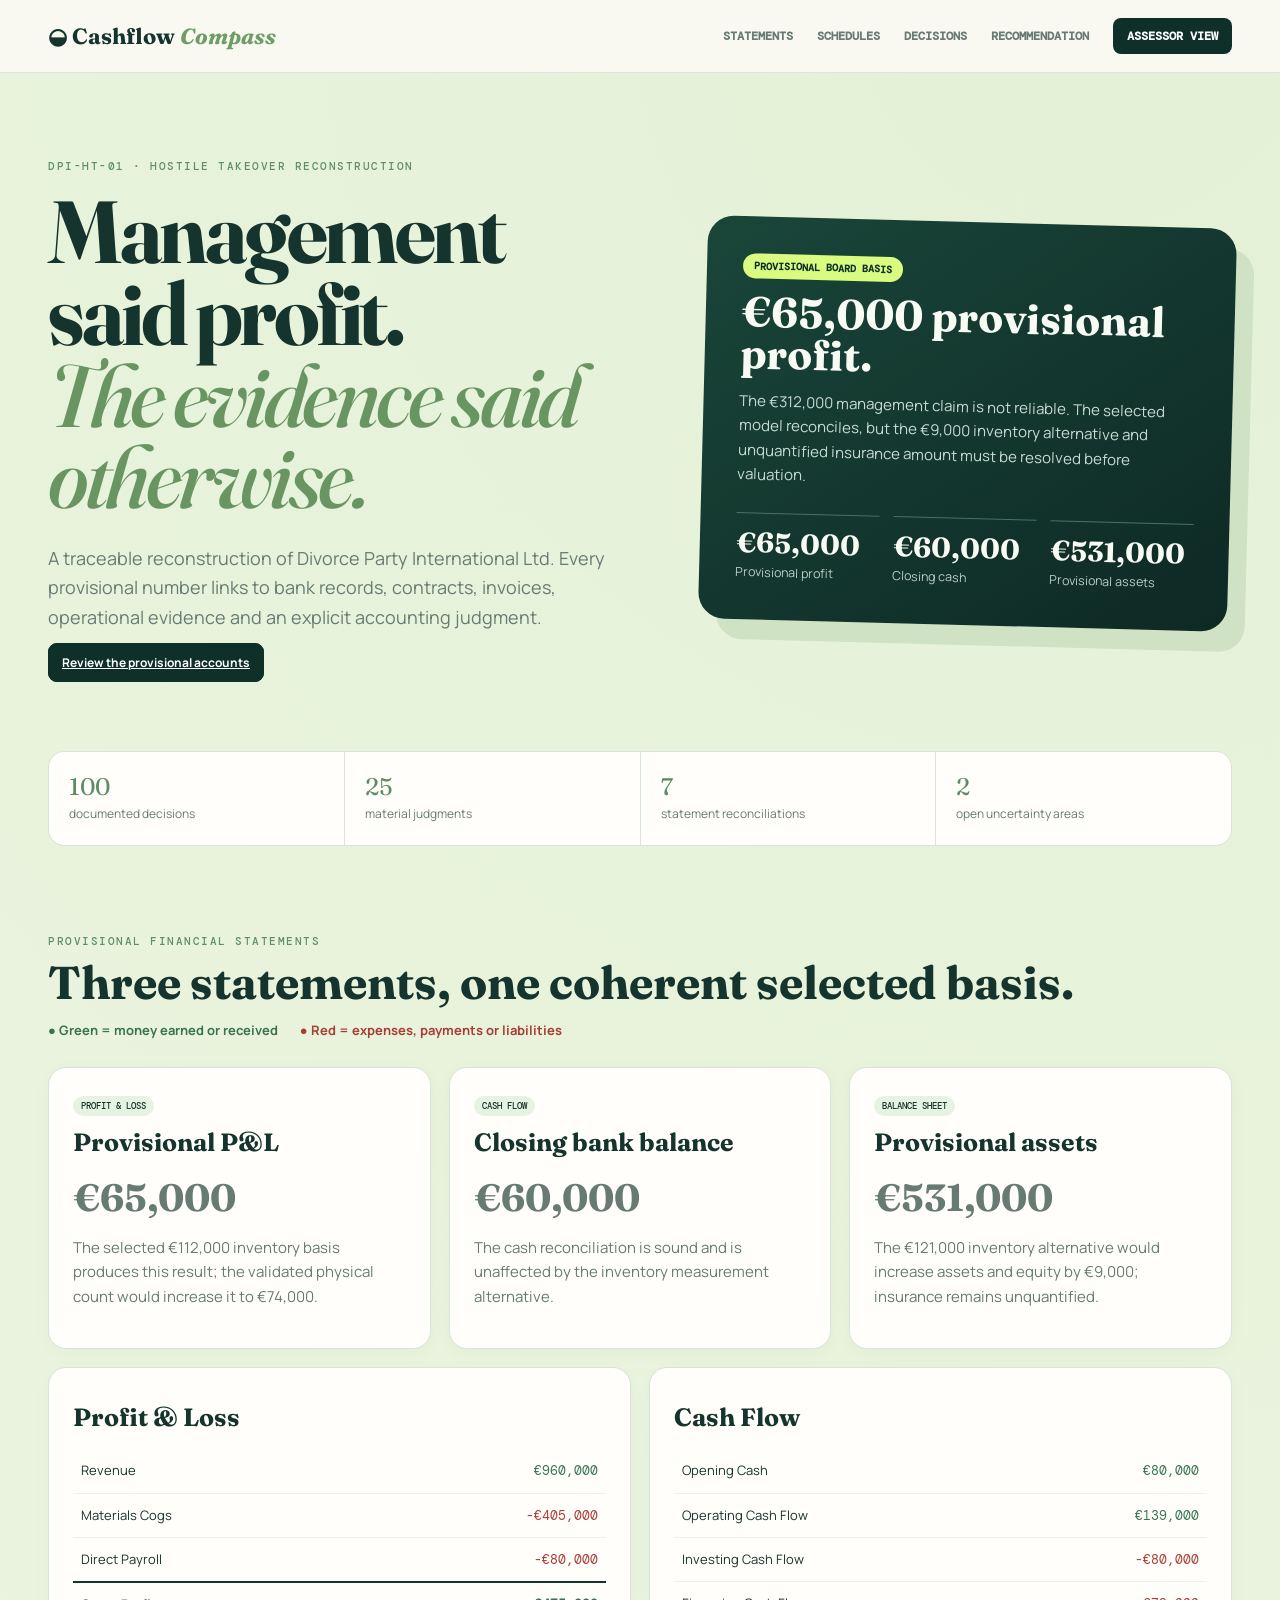
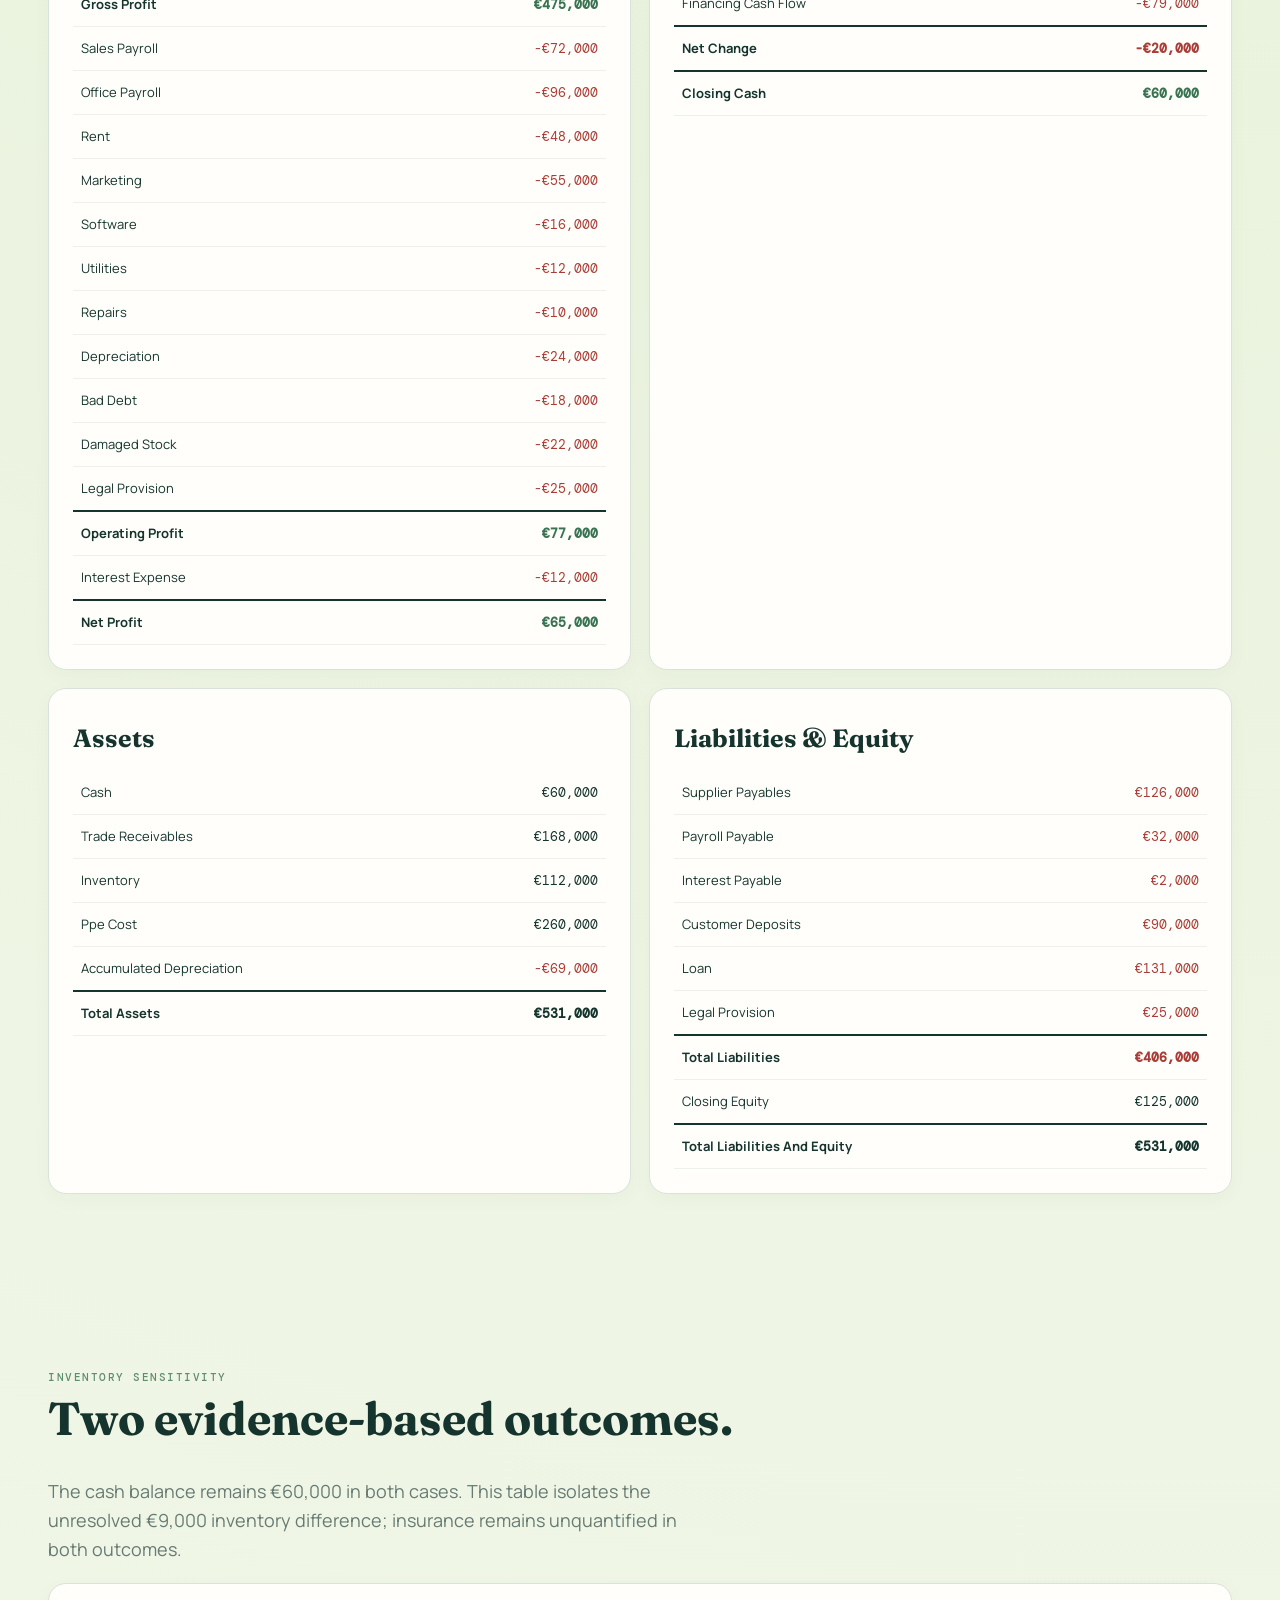
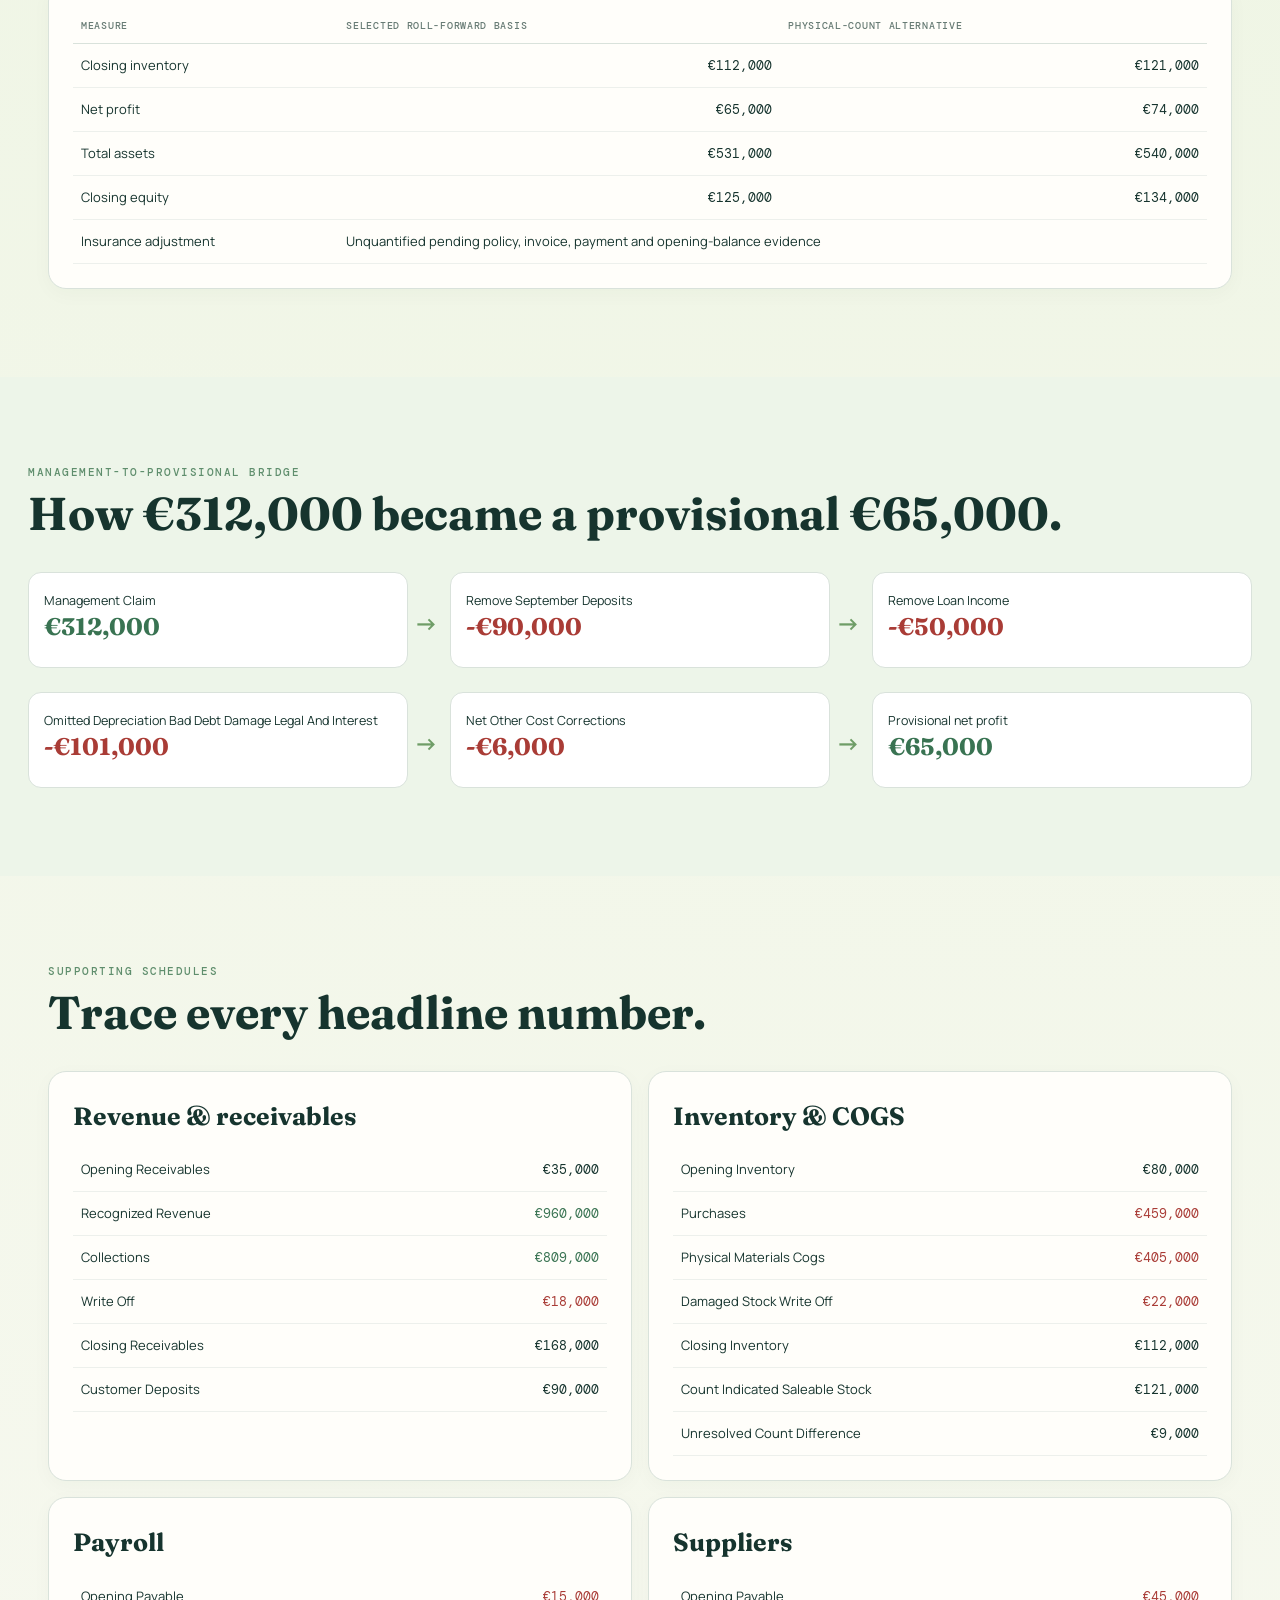
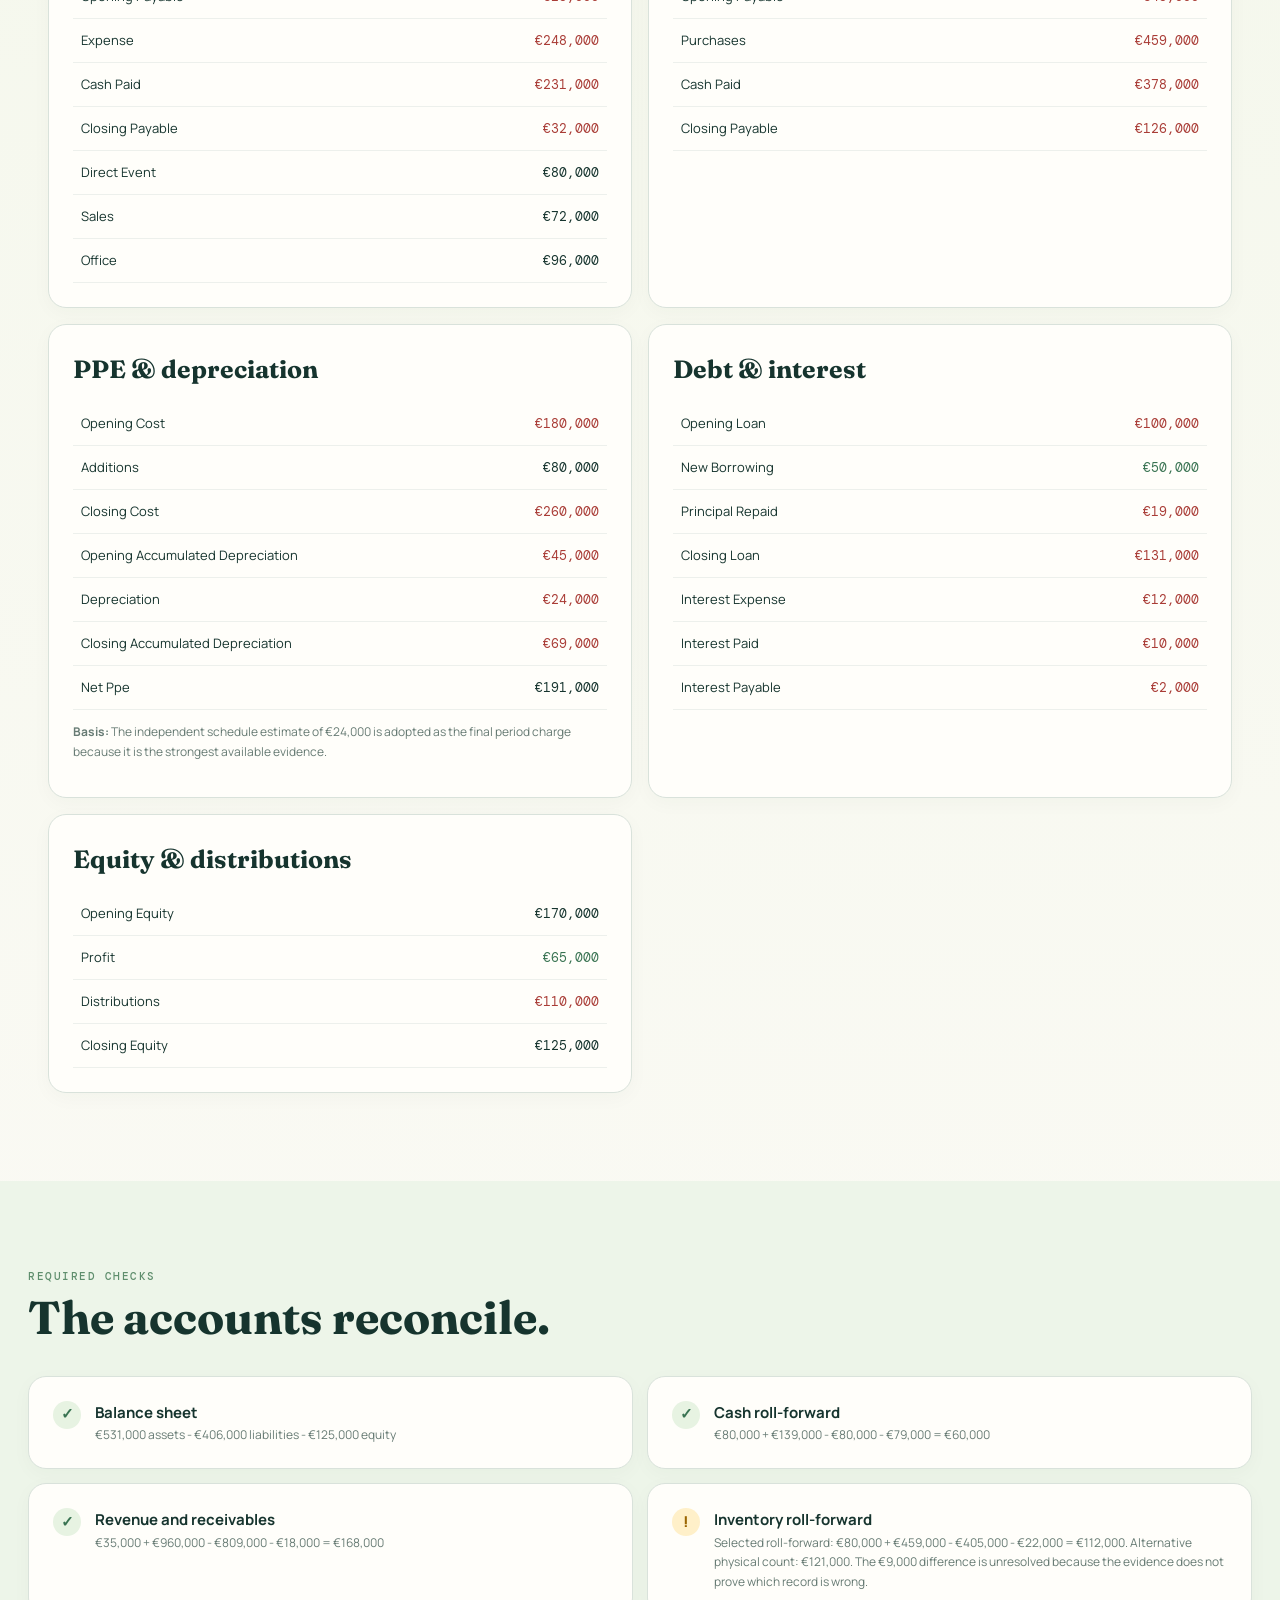
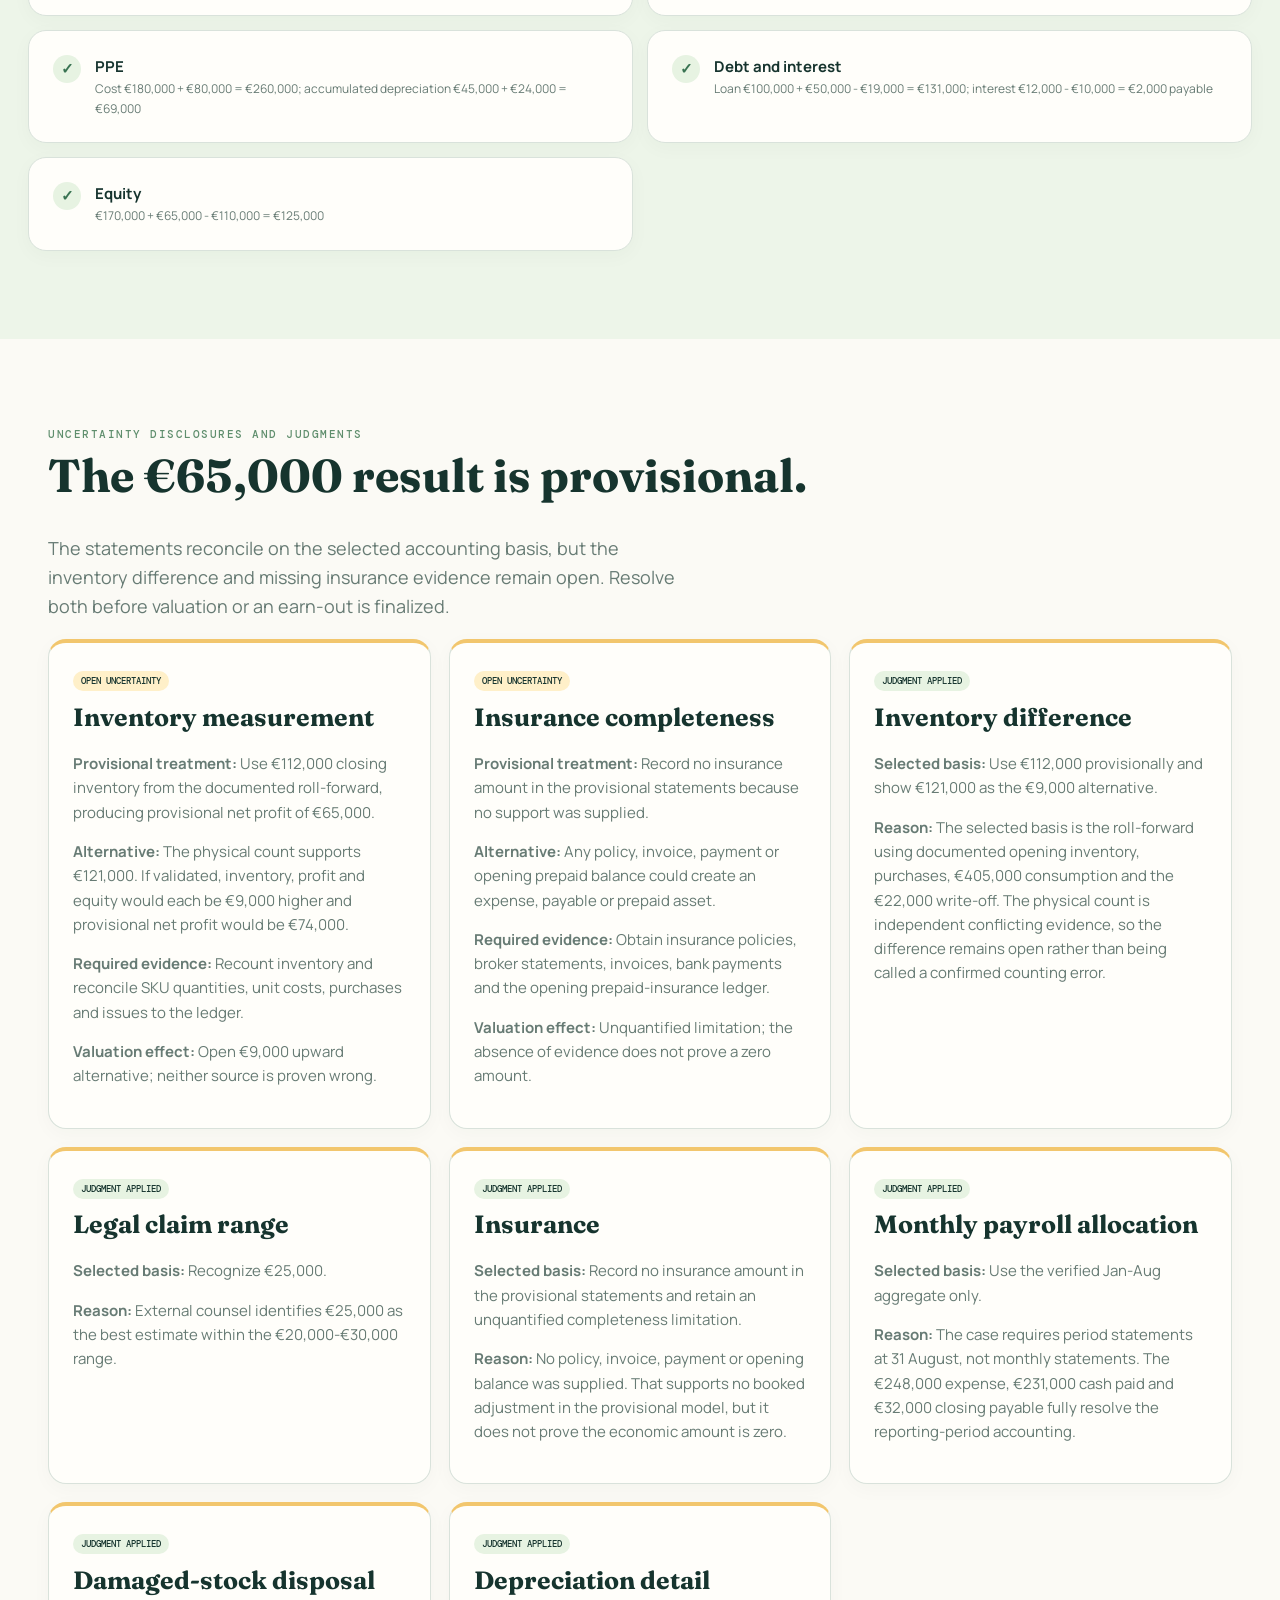
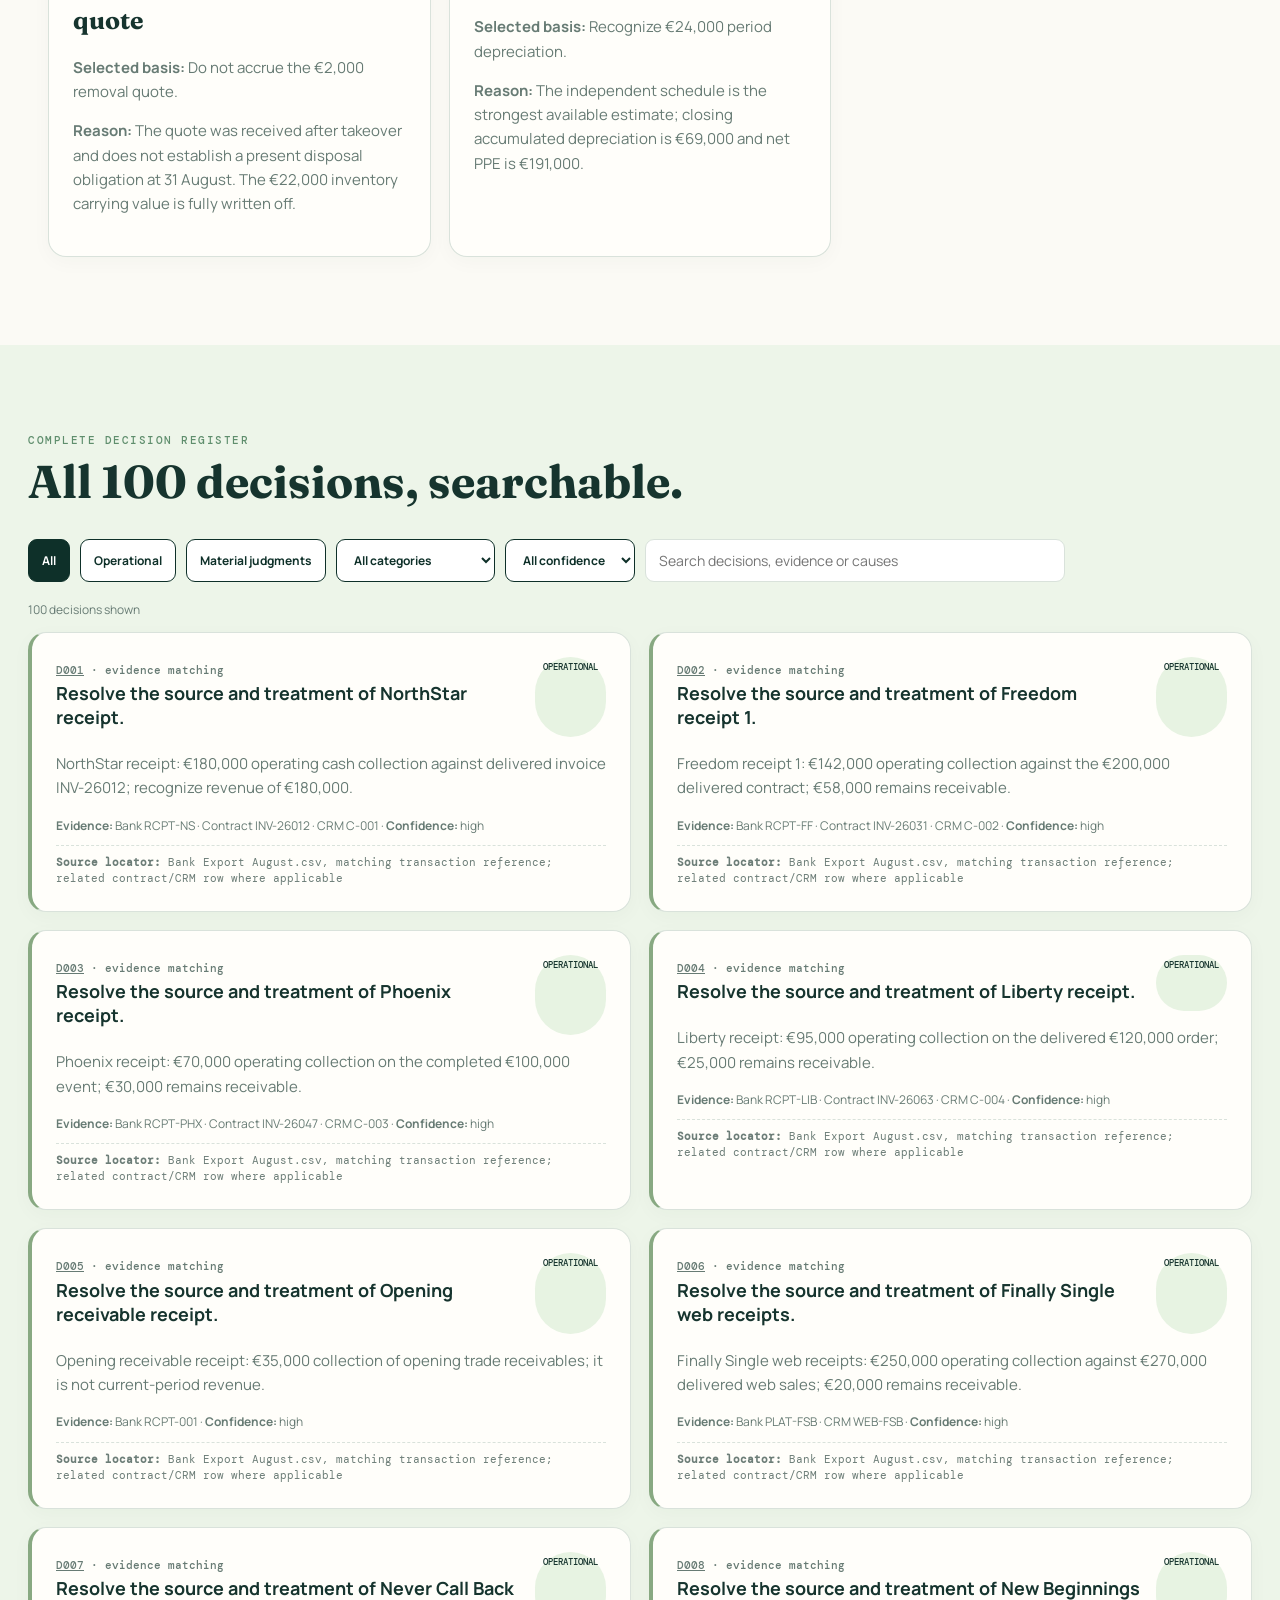
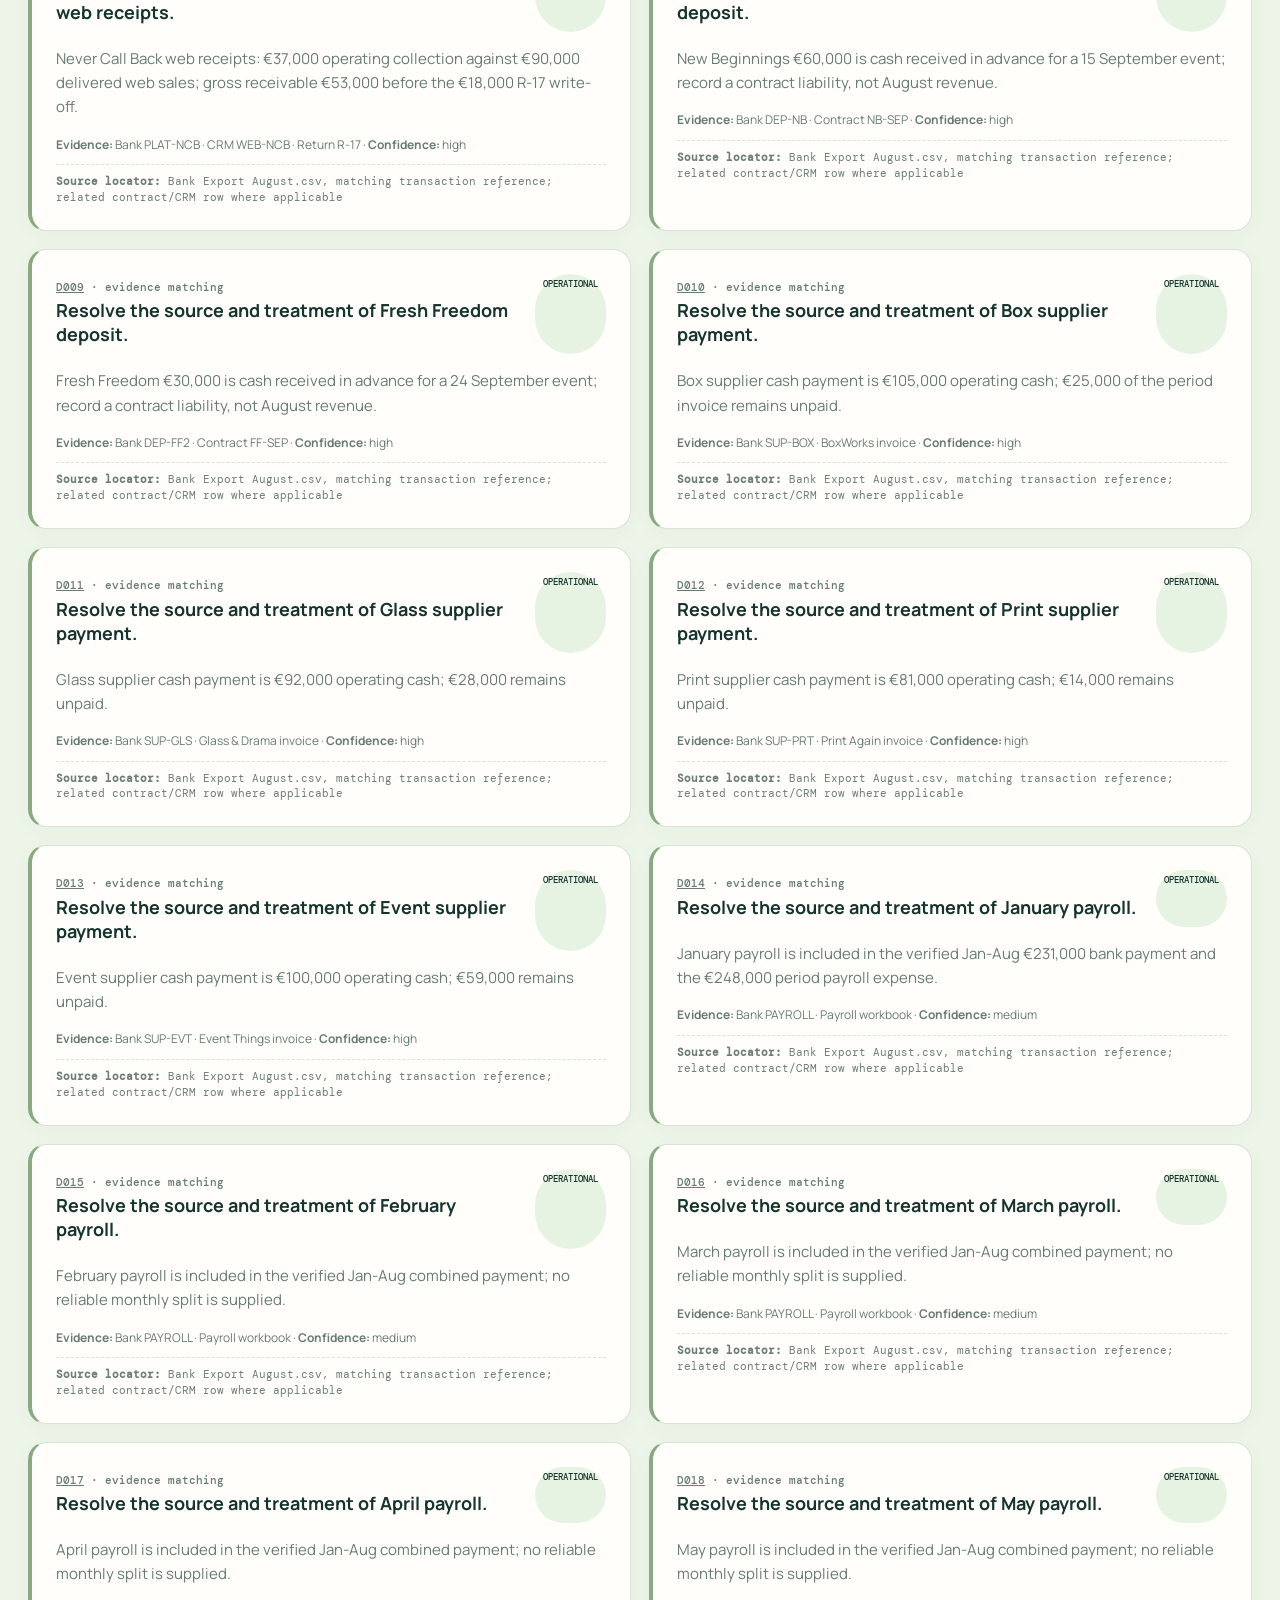
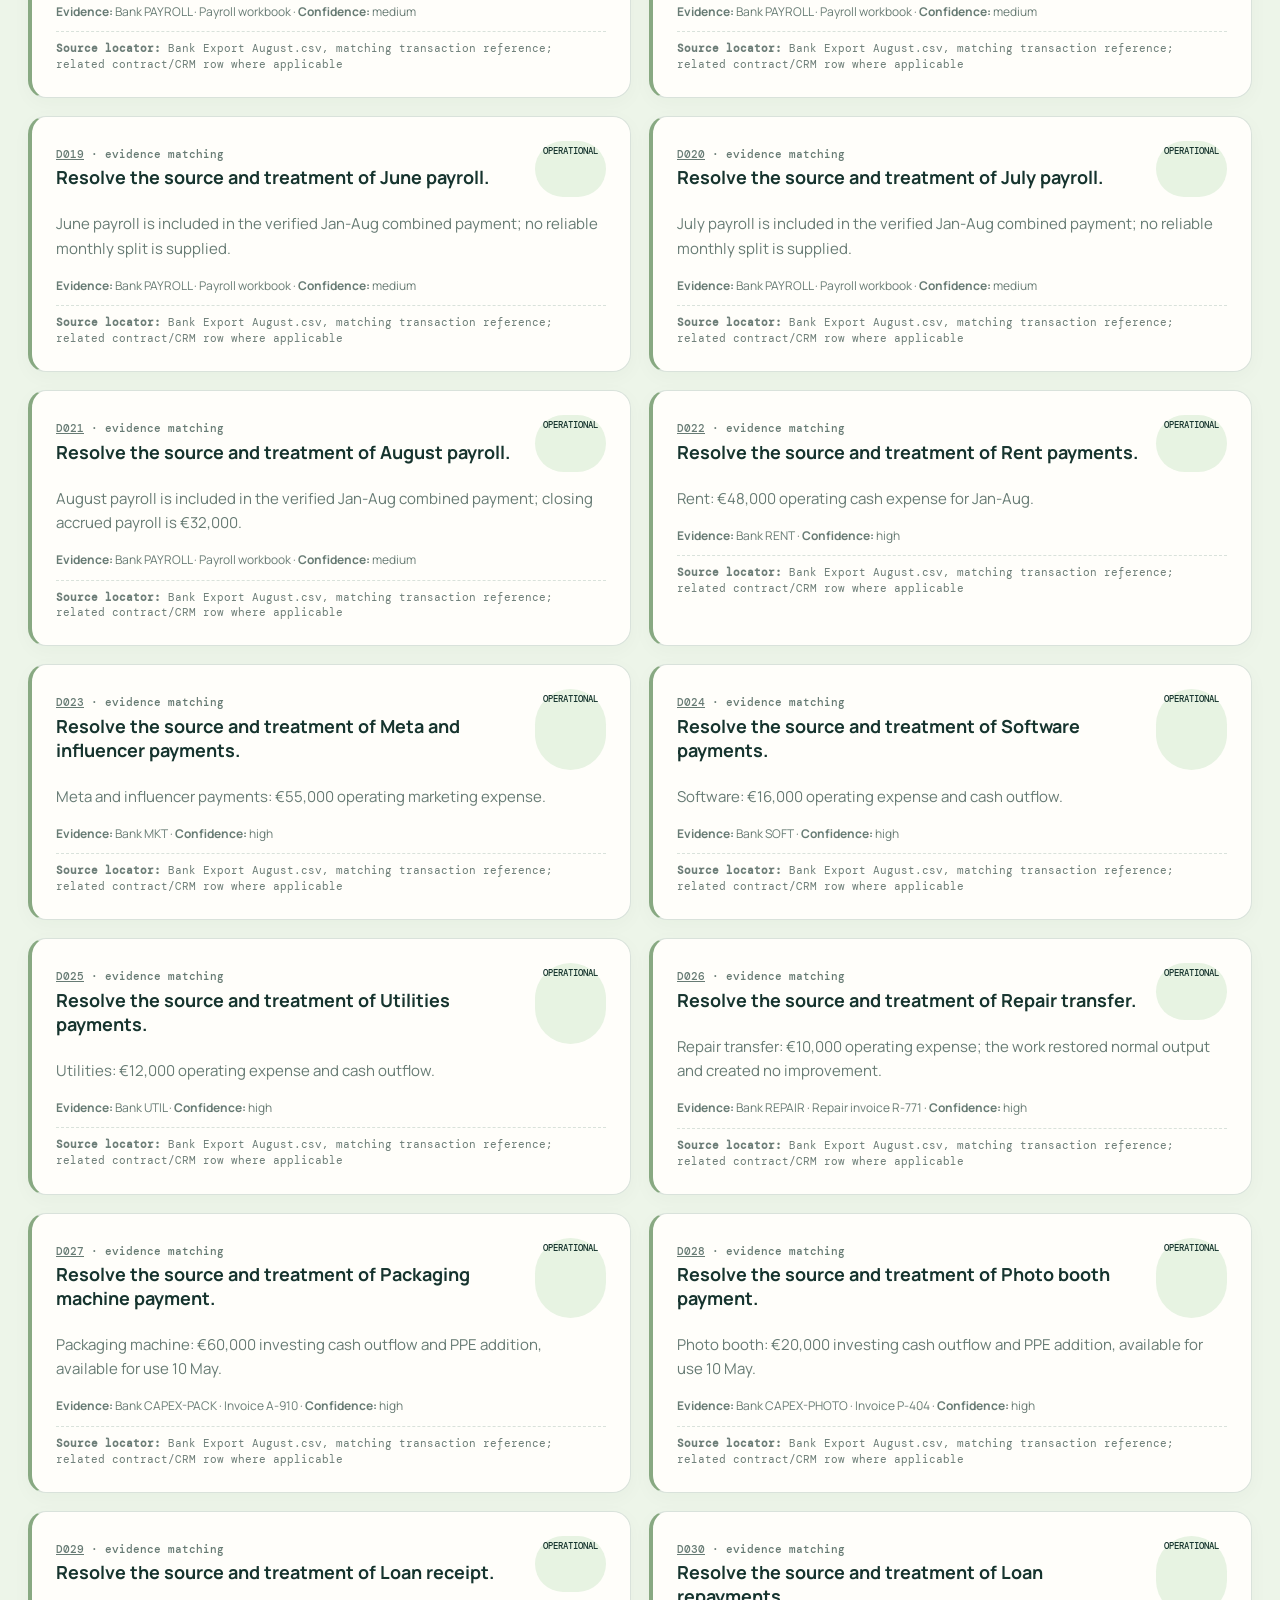
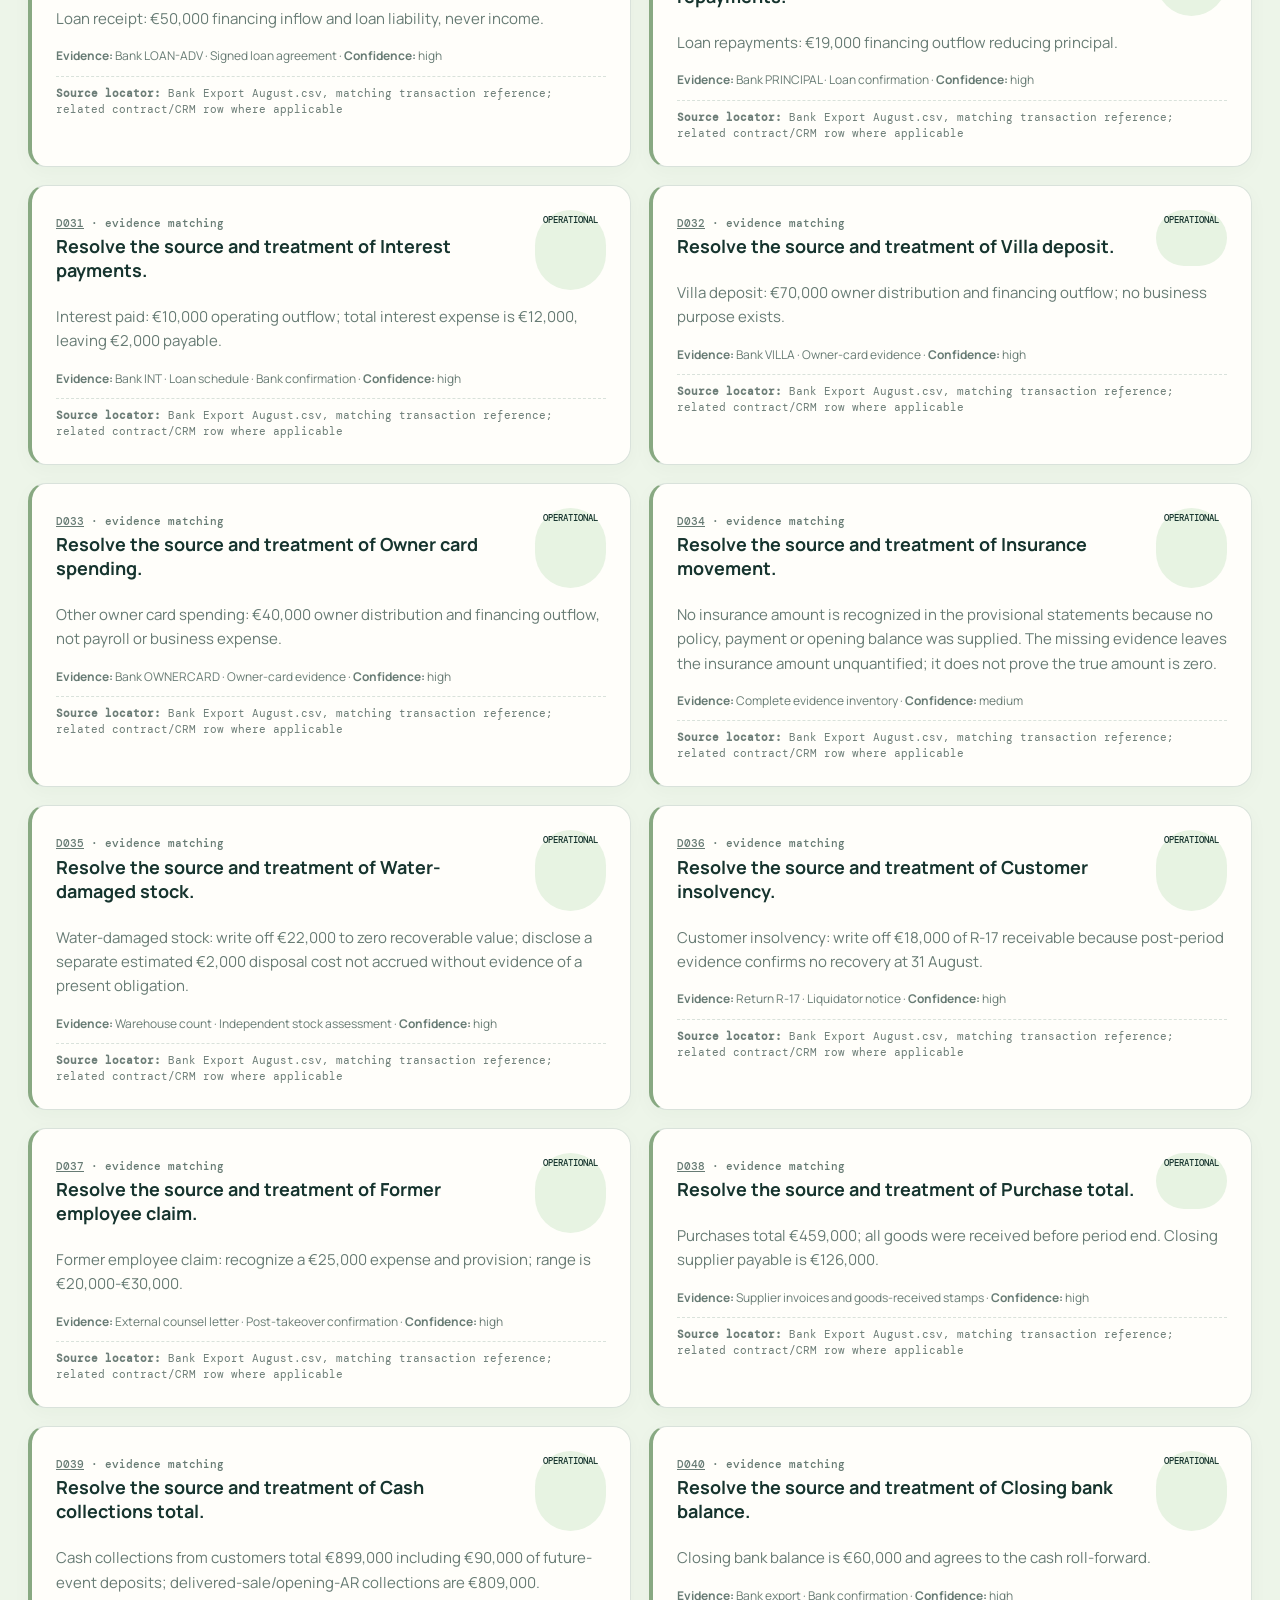
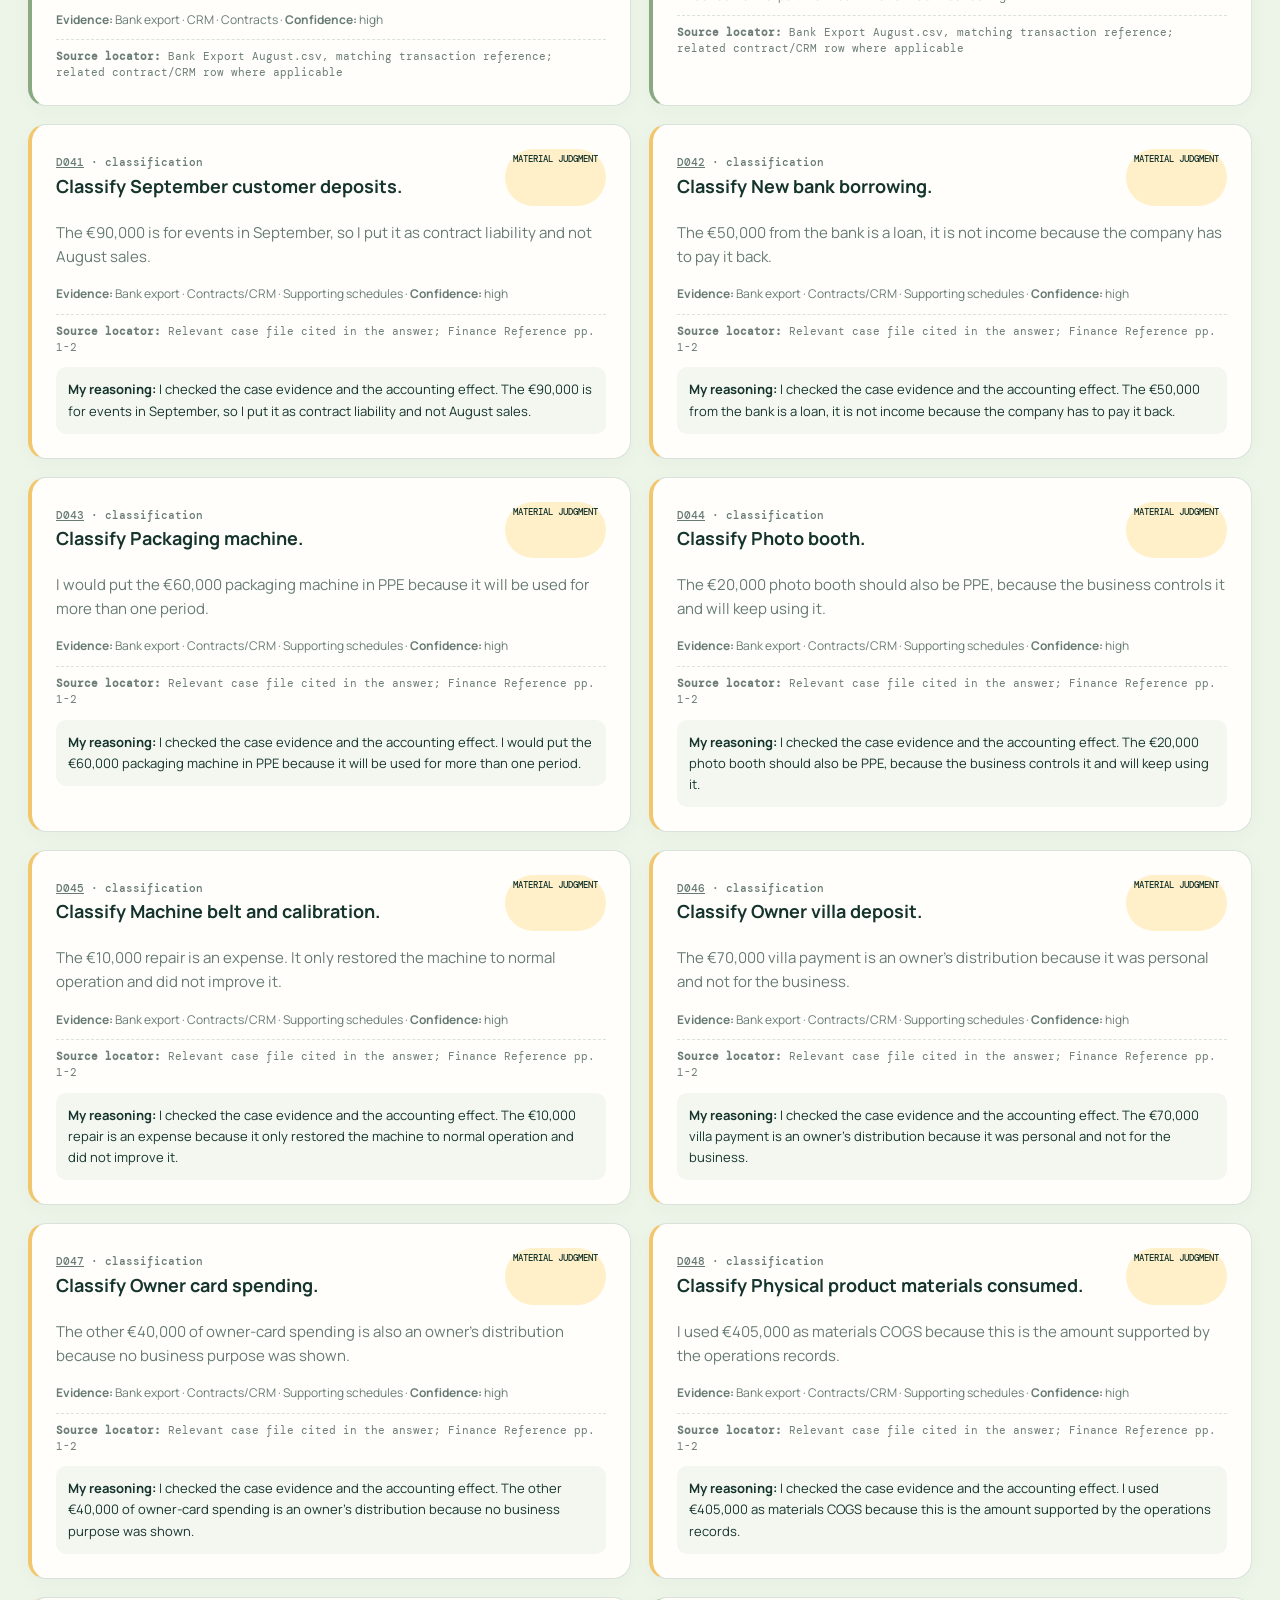
<file: index.html>
<!doctype html>
<html lang="en"><head><meta charset="utf-8"><meta name="viewport" content="width=device-width,initial-scale=1"><meta name="description" content="Evidence-led cash flow and P&L reconstruction for DPI-HT-01"><title>Cashflow Compass · DPI-HT-01</title><link rel="stylesheet" href="/styles.css"><link rel="stylesheet" href="/enhancements.css"></head>
<body data-page="main"><a class="skip" href="#main">Skip to main content</a><header><div class="nav"><div class="brand">◒ Cashflow <i>Compass</i></div><nav class="navlinks" aria-label="Primary"><a href="#statements">STATEMENTS</a><a href="#schedulesSection">SCHEDULES</a><a href="#decisions">DECISIONS</a><a href="#recommendation">RECOMMENDATION</a><a class="review-link" href="/review">ASSESSOR VIEW</a></nav></div></header>
<main id="main"><div class="wrap"><section class="hero"><div><div class="eyebrow">DPI-HT-01 · hostile takeover reconstruction</div><h1>Management said profit.<br><em>The evidence said otherwise.</em></h1><p class="lead">A traceable reconstruction of Divorce Party International Ltd. Every provisional number links to bank records, contracts, invoices, operational evidence and an explicit accounting judgment.</p><p><a class="button primary" href="#statements">Review the provisional accounts</a></p></div><aside class="hero-card"><span class="pill">PROVISIONAL BOARD BASIS</span><h2>€65,000 provisional profit.</h2><p>The €312,000 management claim is not reliable. The selected model reconciles, but the €9,000 inventory alternative and unquantified insurance amount must be resolved before valuation.</p><div class="metric-row"><div class="metric"><b id="heroProfit">—</b><small>Provisional profit</small></div><div class="metric"><b id="heroCash">—</b><small>Closing cash</small></div><div class="metric"><b id="heroAssets">—</b><small>Provisional assets</small></div></div></aside></section>
<div class="banner"><div><b>100</b><span>documented decisions</span></div><div><b>25</b><span>material judgments</span></div><div><b>7</b><span>statement reconciliations</span></div><div><b>2</b><span>open uncertainty areas</span></div></div>
<section id="statements"><div class="eyebrow">Provisional financial statements</div><h2>Three statements, one coherent selected basis.</h2><p class="money-key" aria-label="Calculation color key"><span class="good">● Green = money earned or received</span><span class="bad">● Red = expenses, payments or liabilities</span></p><div class="grid three"><article class="card statement-card"><span class="tag">Profit & loss</span><h3>Provisional P&L</h3><p class="big good">€65,000</p><p>The selected €112,000 inventory basis produces this result; the validated physical count would increase it to €74,000.</p></article><article class="card statement-card"><span class="tag">Cash flow</span><h3>Closing bank balance</h3><p class="big">€60,000</p><p>The cash reconciliation is sound and is unaffected by the inventory measurement alternative.</p></article><article class="card statement-card"><span class="tag">Balance sheet</span><h3>Provisional assets</h3><p class="big">€531,000</p><p>The €121,000 inventory alternative would increase assets and equity by €9,000; insurance remains unquantified.</p></article></div><div class="grid two" style="margin-top:18px"><article class="card"><h3>Profit & Loss</h3><table><tbody id="pnlTable"></tbody></table></article><article class="card"><h3>Cash Flow</h3><table><tbody id="cashTable"></tbody></table></article><article class="card"><h3>Assets</h3><table><tbody id="assetsTable"></tbody></table></article><article class="card"><h3>Liabilities & Equity</h3><table><tbody id="liabTable"></tbody></table></article></div></section>
<section><div class="eyebrow">Inventory sensitivity</div><h2>Two evidence-based outcomes.</h2><p class="lead">The cash balance remains €60,000 in both cases. This table isolates the unresolved €9,000 inventory difference; insurance remains unquantified in both outcomes.</p><div class="card"><table><thead><tr><th>Measure</th><th>Selected roll-forward basis</th><th>Physical-count alternative</th></tr></thead><tbody><tr><td>Closing inventory</td><td class="num">€112,000</td><td class="num">€121,000</td></tr><tr><td>Net profit</td><td class="num">€65,000</td><td class="num">€74,000</td></tr><tr><td>Total assets</td><td class="num">€531,000</td><td class="num">€540,000</td></tr><tr><td>Closing equity</td><td class="num">€125,000</td><td class="num">€134,000</td></tr><tr><td>Insurance adjustment</td><td colspan="2">Unquantified pending policy, invoice, payment and opening-balance evidence</td></tr></tbody></table></div></section><section class="tint"><div class="eyebrow">Management-to-provisional bridge</div><h2>How €312,000 became a provisional €65,000.</h2><div class="bridge" id="bridge" aria-label="Profit correction bridge"></div></section>
<section id="schedulesSection"><div class="eyebrow">Supporting schedules</div><h2>Trace every headline number.</h2><div class="schedule-grid" id="schedules"></div></section>
<section class="tint"><div class="eyebrow">Required checks</div><h2>The accounts reconcile.</h2><div class="checks" id="checks"></div></section>
<section><div class="eyebrow">Uncertainty disclosures and judgments</div><h2>The €65,000 result is provisional.</h2><p class="lead">The statements reconcile on the selected accounting basis, but the inventory difference and missing insurance evidence remain open. Resolve both before valuation or an earn-out is finalized.</p><div class="grid three" id="uncertainties"></div></section>
<section id="decisions" class="tint"><div class="eyebrow">Complete decision register</div><h2>All 100 decisions, searchable.</h2><div class="toolbar"><button class="active" data-filter="all">All</button><button data-filter="operational">Operational</button><button data-filter="material_judgment">Material judgments</button><select id="category" aria-label="Decision category"><option value="all">All categories</option><option value="evidence_matching">Evidence matching</option><option value="classification">Classification</option><option value="estimation">Estimation</option><option value="board_decision">Board decision</option></select><select id="confidence" aria-label="Confidence"><option value="all">All confidence</option><option value="high">High</option><option value="medium">Medium</option><option value="low">Low</option></select><input class="search" id="search" aria-label="Search decisions" placeholder="Search decisions, evidence or causes"></div><p id="resultCount" class="evidence" aria-live="polite"></p><div class="grid two" id="decisionList"></div></section>
<section id="recommendation"><div class="callout"><div class="eyebrow" style="color:#a9d19d">Board recommendation</div><h2>Continue the core business—conditionally.</h2><p>Do not value the company or calculate an earn-out using management's €312,000 claim. Treat €65,000 as a provisional accounting result only. Resolve the €9,000 inventory alternative and obtain insurance evidence before recommending a final valuation.</p><h3>Why management profit failed</h3><div class="cause-list" id="causes"></div><h3>Immediate actions</h3><ol class="actions" id="actions"></ol><p><a class="button" style="border-color:white;color:white;background:transparent" href="/review">Open compact assessor view →</a> <a class="button" style="border-color:white;color:white;background:transparent" href="/submission.json">Open submission.json →</a></p></div></section></div></main>
<footer>Cashflow Compass · Evidence before optimism · Reporting date 31 August 2026</footer><script src="/app.js"></script></body></html>
</file>
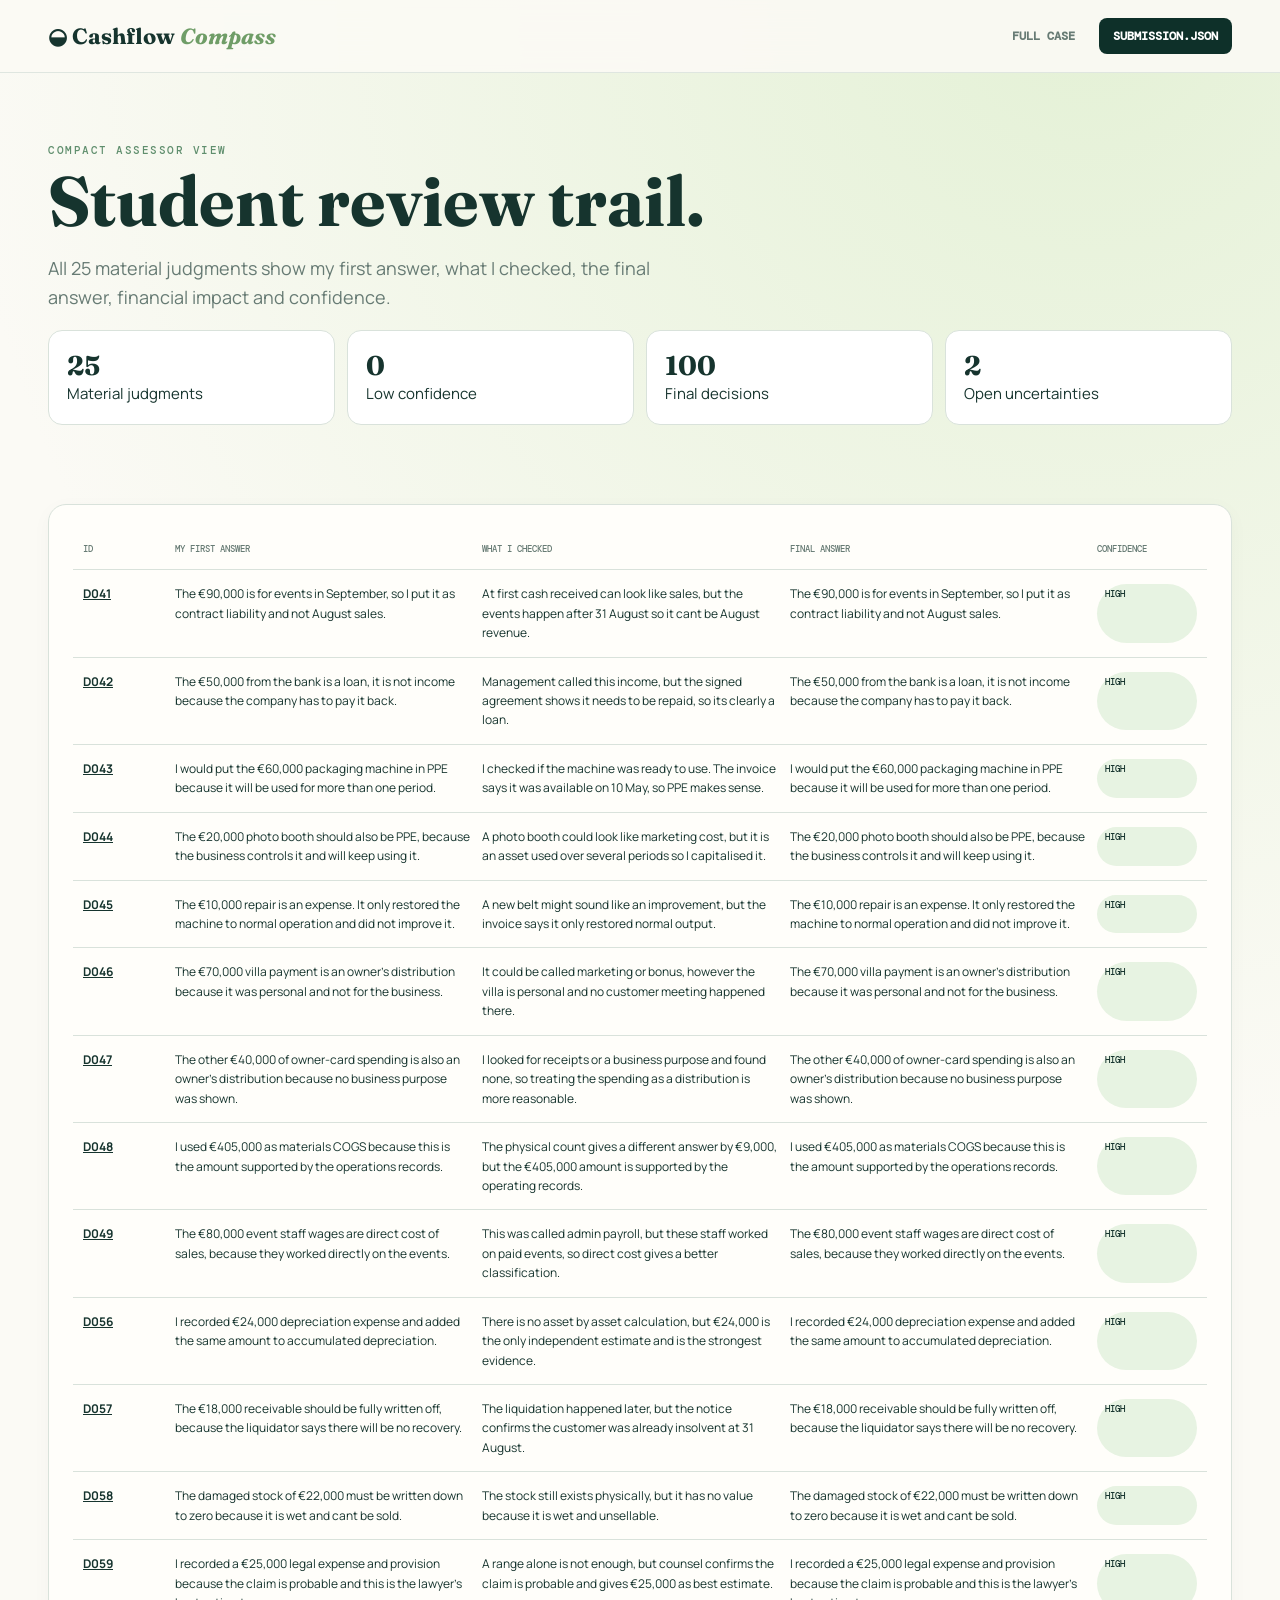
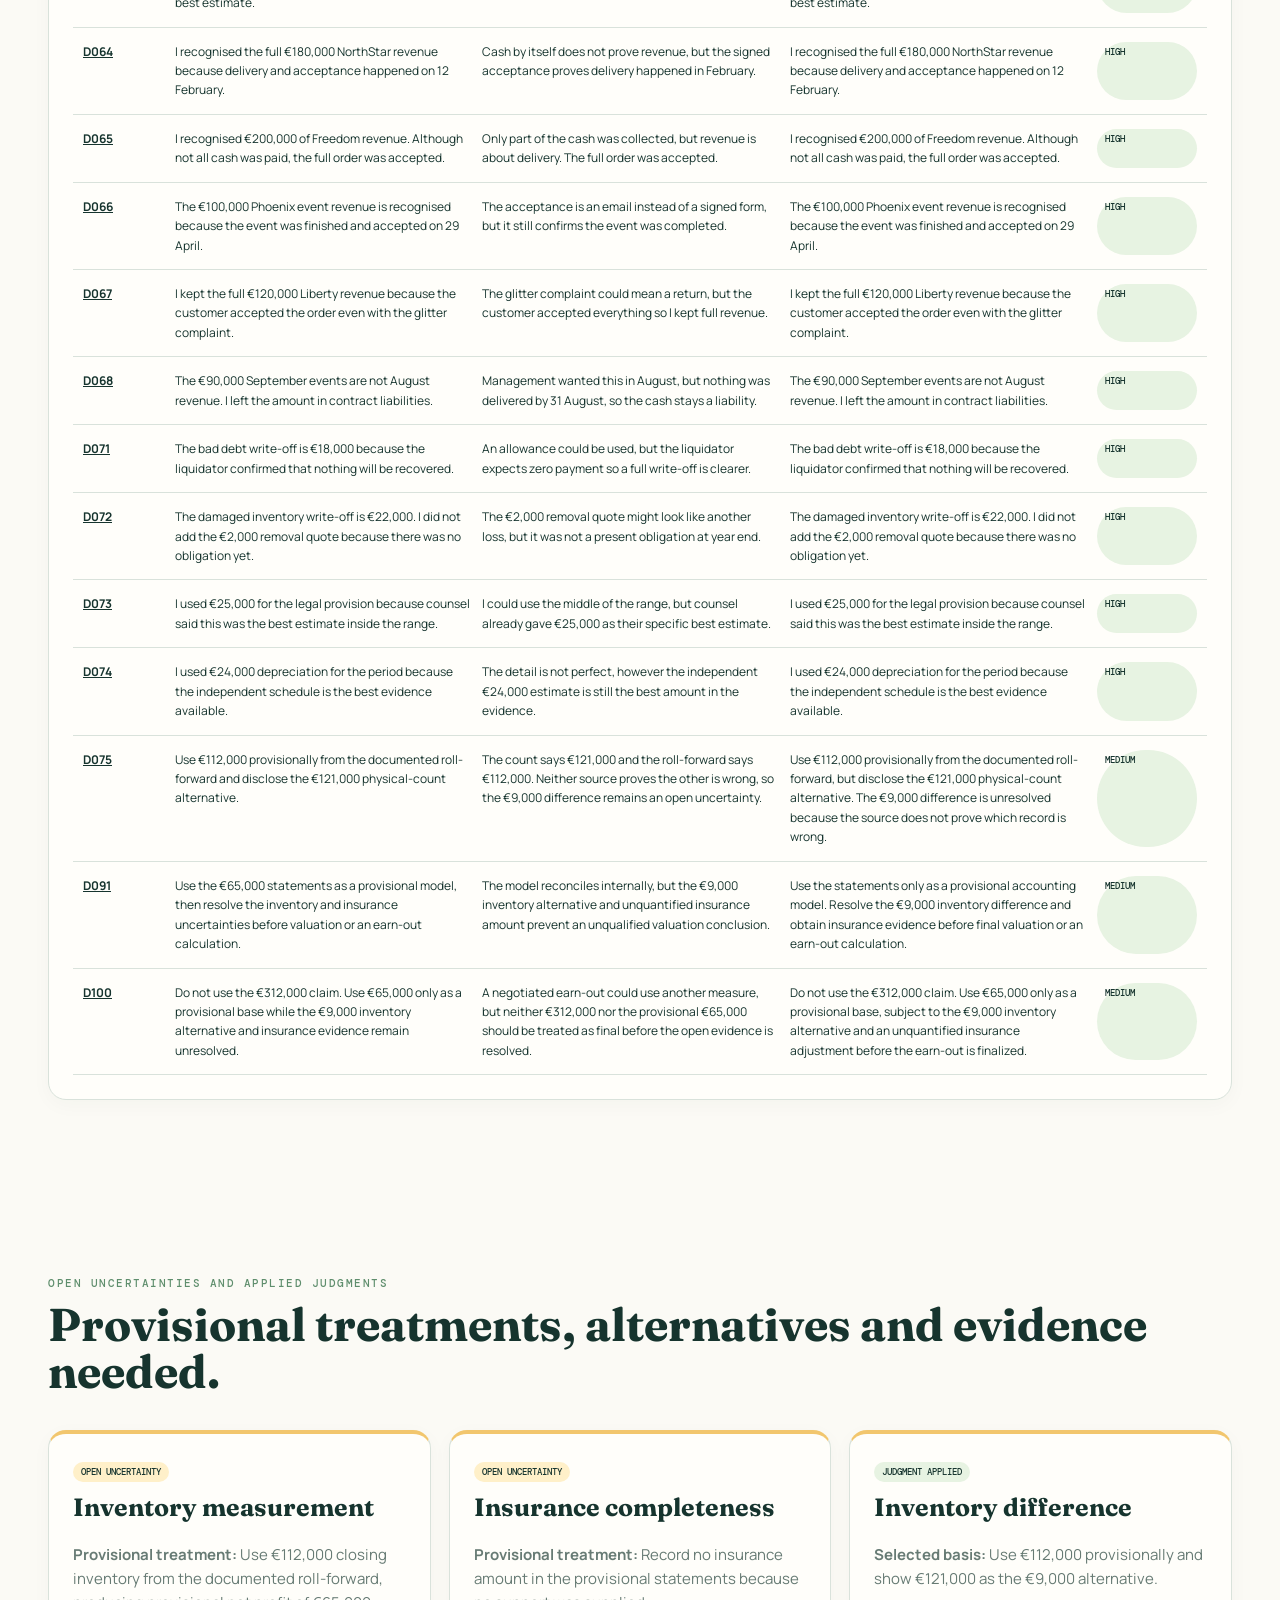
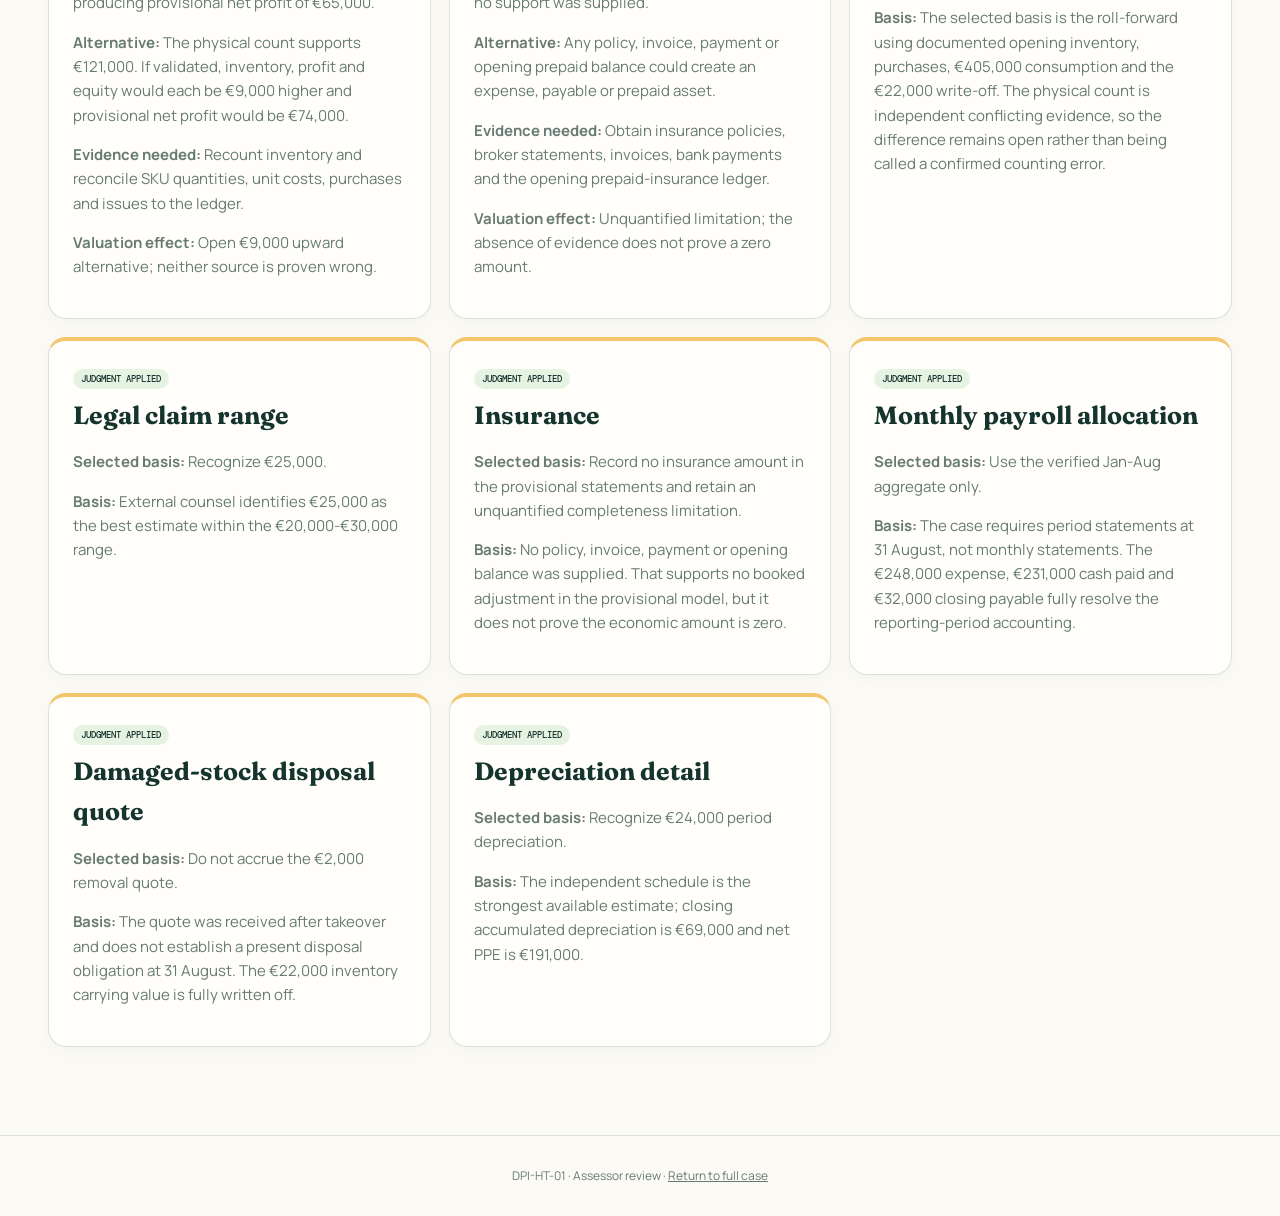
<file: review.html>
<!doctype html>
<html lang="en"><head><meta charset="utf-8"><meta name="viewport" content="width=device-width,initial-scale=1"><title>Assessor Review · Cashflow Compass</title><link rel="stylesheet" href="/styles.css"><link rel="stylesheet" href="/enhancements.css"></head><body data-page="review"><a class="skip" href="#main">Skip to main content</a><header><div class="nav"><div class="brand">◒ Cashflow <i>Compass</i></div><nav class="navlinks"><a href="/">FULL CASE</a><a class="review-link" href="/submission.json">SUBMISSION.JSON</a></nav></div></header><main id="main"><div class="wrap"><section class="review-top"><div class="eyebrow">Compact assessor view</div><h1>Student review trail.</h1><p class="lead">All 25 material judgments show my first answer, what I checked, the final answer, financial impact and confidence.</p><div class="review-grid" id="reviewKpis"></div></section><section style="padding-top:25px"><div class="card trail" id="trail"></div></section><section><div class="eyebrow">Open uncertainties and applied judgments</div><h2>Provisional treatments, alternatives and evidence needed.</h2><div class="grid three" id="reviewUncertainty"></div></section></div></main><footer>DPI-HT-01 · Assessor review · <a href="/">Return to full case</a></footer><script src="/app.js"></script></body></html>
</file>
<file: styles.css>
@import url('https://fonts.googleapis.com/css2?family=DM+Mono:wght@400;500&family=Fraunces:opsz,wght@9..144,500;9..144,700&family=Manrope:wght@400;500;600;700&display=swap');
:root{--ink:#16342e;--pine:#0e3029;--cream:#fbfaf5;--paper:#fffefa;--mint:#e7f3e2;--lime:#d8fb80;--gold:#f2c66d;--coral:#ef8e76;--muted:#677b74;--line:#d9e2db;--red:#a93c36;--shadow:0 18px 50px rgba(20,52,46,.09)}
*{box-sizing:border-box}html{scroll-behavior:smooth}body{margin:0;background:radial-gradient(circle at 85% 0,#e4f1d6 0,transparent 25%),var(--cream);color:var(--ink);font:15px/1.62 Manrope,Arial,sans-serif}a{color:inherit}header{position:sticky;top:0;z-index:20;background:rgba(251,250,245,.91);backdrop-filter:blur(16px);border-bottom:1px solid rgba(217,226,219,.8)}.nav{max-width:1240px;margin:auto;padding:18px 28px;display:flex;align-items:center;justify-content:space-between}.brand{font:700 22px Fraunces}.brand i{color:#6f9d67}.navlinks{display:flex;gap:24px;align-items:center}.navlinks a{text-decoration:none;font:700 12px DM Mono;color:var(--muted)}.navlinks .review-link{background:var(--pine);color:white;border-radius:8px;padding:10px 14px}.wrap{max-width:1240px;margin:auto;padding:0 28px}.hero{min-height:620px;padding:86px 0 62px;display:grid;grid-template-columns:1.05fr .95fr;gap:70px;align-items:center}.eyebrow{font:500 11px DM Mono;letter-spacing:1.5px;text-transform:uppercase;color:#5f8e6d}.hero h1,h2,h3{font-family:Fraunces,Georgia,serif}.hero h1{font-size:clamp(52px,7vw,88px);line-height:.93;letter-spacing:-3.5px;margin:18px 0 26px}.hero h1 em{color:#699562;font-weight:500}.lead{font-size:18px;color:var(--muted);max-width:650px}.hero-card{background:linear-gradient(145deg,#1a463a,#0d2923);color:#f8fbf4;padding:36px;border-radius:26px;box-shadow:18px 20px #cfe3c4;transform:rotate(1.5deg)}.hero-card h2{font-size:42px;line-height:1;margin:12px 0}.hero-card p{color:#c9dbd3}.pill{display:inline-block;border-radius:99px;padding:6px 11px;background:var(--lime);color:var(--pine);font:700 10px DM Mono}.metric-row{display:grid;grid-template-columns:repeat(3,1fr);gap:14px;margin-top:26px}.metric{border-top:1px solid #477268;padding-top:12px}.metric b{font:700 28px Fraunces;display:block}.metric small{color:#b8cec5}.banner{display:grid;grid-template-columns:repeat(4,1fr);gap:1px;background:var(--line);border:1px solid var(--line);border-radius:16px;overflow:hidden}.banner div{background:var(--paper);padding:20px}.banner b{font:24px Fraunces;color:#5d8c64;display:block}.banner span{font-size:12px;color:var(--muted)}section{padding:88px 0}section h2{font-size:46px;line-height:1.02;margin:12px 0 34px}.grid{display:grid;gap:18px}.grid.three{grid-template-columns:repeat(3,1fr)}.grid.two{grid-template-columns:repeat(2,1fr)}.card{background:var(--paper);border:1px solid var(--line);border-radius:18px;padding:24px;box-shadow:0 5px 20px rgba(20,52,46,.03)}.card h3{font-size:25px;margin:5px 0 12px}.card p{color:var(--muted)}.statement-card{min-height:220px}.statement-card .big{font:700 38px Fraunces;margin:10px 0}.good{color:#397352}.warn{color:#a46b10}.bad{color:var(--red)}table{width:100%;border-collapse:collapse;font-size:13px}th{text-align:left;font:500 10px DM Mono;letter-spacing:.7px;text-transform:uppercase;color:var(--muted);padding:11px 8px;border-bottom:1px solid var(--line)}td{padding:11px 8px;border-bottom:1px solid #edf0ec;vertical-align:top}td.num{text-align:right;font-family:DM Mono}tr.total td{font-weight:700;border-top:2px solid var(--ink)}.tint{background:#edf5e9;margin-left:calc(50% - 50vw);margin-right:calc(50% - 50vw);padding-left:max(28px,calc((100vw - 1240px)/2));padding-right:max(28px,calc((100vw - 1240px)/2))}.toolbar{display:flex;gap:10px;flex-wrap:wrap;margin-bottom:18px}.toolbar button,.button{border:1px solid var(--pine);background:white;color:var(--pine);border-radius:9px;padding:10px 13px;font:700 12px Manrope;cursor:pointer}.toolbar button.active,.button.primary{background:var(--pine);color:white}.decision{border-left:4px solid #88a982}.decision.material{border-left-color:var(--gold)}.decision-head{display:flex;justify-content:space-between;gap:15px}.decision h3{font:700 18px Manrope;margin:0 0 8px}.decision .id{font:500 11px DM Mono;color:var(--muted)}.tag{display:inline-block;border-radius:99px;padding:4px 8px;font:500 9px DM Mono;text-transform:uppercase;background:var(--mint)}.tag.material{background:#fff0c9}.evidence{font-size:12px;color:var(--muted)}.reason{background:#f3f7f0;border-radius:10px;padding:12px;margin-top:12px;font-size:13px}.checks{display:grid;grid-template-columns:repeat(2,1fr);gap:14px}.check{display:flex;gap:14px;align-items:flex-start}.status{width:28px;height:28px;border-radius:50%;display:grid;place-items:center;background:var(--mint);color:#397352;font-weight:800;flex:none}.status.warn{background:#fff0c9;color:#9a6500}.uncertainty{border-top:4px solid var(--gold)}.actions li{margin:9px 0}.callout{background:var(--pine);color:white;border-radius:24px;padding:38px}.callout h2{margin-top:0;color:white}.callout p{color:#d3e1db}.cause-list{display:grid;grid-template-columns:repeat(2,1fr);gap:12px}.cause-list div{background:rgba(255,255,255,.08);border-radius:12px;padding:14px}.search{width:min(420px,100%);border:1px solid var(--line);border-radius:9px;padding:11px 13px;font:14px Manrope;background:white}.review-top{padding:70px 0 30px}.review-top h1{font:700 clamp(42px,6vw,70px)/.98 Fraunces;margin:10px 0}.review-grid{display:grid;grid-template-columns:repeat(4,1fr);gap:12px}.kpi{background:white;border:1px solid var(--line);border-radius:14px;padding:18px}.kpi b{font:700 27px Fraunces;display:block}.trail{margin-top:24px}.trail-row{display:grid;grid-template-columns:80px 1.1fr 1.1fr 1.1fr 100px;gap:12px;padding:14px 10px;border-bottom:1px solid var(--line);font-size:12px}.trail-row.head{font:500 9px DM Mono;text-transform:uppercase;color:var(--muted)}footer{padding:30px;text-align:center;color:var(--muted);border-top:1px solid var(--line);font-size:12px}.hidden{display:none!important}@media(max-width:850px){.hero,.grid.three,.grid.two,.review-grid,.banner,.cause-list{grid-template-columns:1fr}.hero{padding-top:55px;min-height:auto}.hero-card{transform:none}.navlinks a:not(.review-link){display:none}.checks{grid-template-columns:1fr}.trail-row{grid-template-columns:70px 1fr}.trail-row>*:not(:first-child):not(:nth-child(2)){display:none}section{padding:62px 0}.metric-row{grid-template-columns:1fr}.hero h1{font-size:56px}}
</file>
<file: enhancements.css>
.skip{position:fixed;left:12px;top:-60px;z-index:100;background:var(--pine);color:#fff;padding:10px 14px;border-radius:8px}.skip:focus{top:12px}a:focus-visible,button:focus-visible,input:focus-visible,select:focus-visible{outline:3px solid var(--gold);outline-offset:3px}.schedule-grid{display:grid;grid-template-columns:repeat(2,1fr);gap:16px}.schedule-card h3{margin-top:0}.bridge{display:grid;grid-template-columns:repeat(3,minmax(0,1fr));gap:24px 42px;overflow:visible}.bridge-step{position:relative;background:white;border:1px solid var(--line);border-radius:13px;padding:15px;min-height:96px}.bridge-step b{font:700 24px Fraunces;display:block}.bridge-step.positive b{color:#397352}.bridge-step.negative b{color:var(--red)}.bridge-step:not(:nth-child(3n))::after{content:'→';position:absolute;right:-31px;top:33px;color:#6f9d67;font:700 24px Manrope}.toolbar select{border:1px solid var(--pine);background:white;color:var(--pine);border-radius:9px;padding:10px 13px;font:700 12px Manrope}.locator{font:11px/1.45 DM Mono;color:#6c7d77;border-top:1px dashed var(--line);padding-top:9px;margin-top:10px}.decision:target{box-shadow:0 0 0 4px var(--gold)}@media(prefers-reduced-motion:reduce){html{scroll-behavior:auto}*,*:before,*:after{animation:none!important;transition:none!important}}@media(max-width:850px){.schedule-grid{grid-template-columns:1fr}.bridge{grid-template-columns:1fr;gap:34px}.bridge-step::after{content:'↓'!important;right:auto!important;left:50%!important;top:auto!important;bottom:-31px!important}.bridge-step:last-child::after{display:none}}.money-key{display:flex;gap:22px;flex-wrap:wrap;margin:-20px 0 28px;font:700 13px Manrope}.money-key span{display:inline-flex;align-items:center;gap:6px}
</file>
